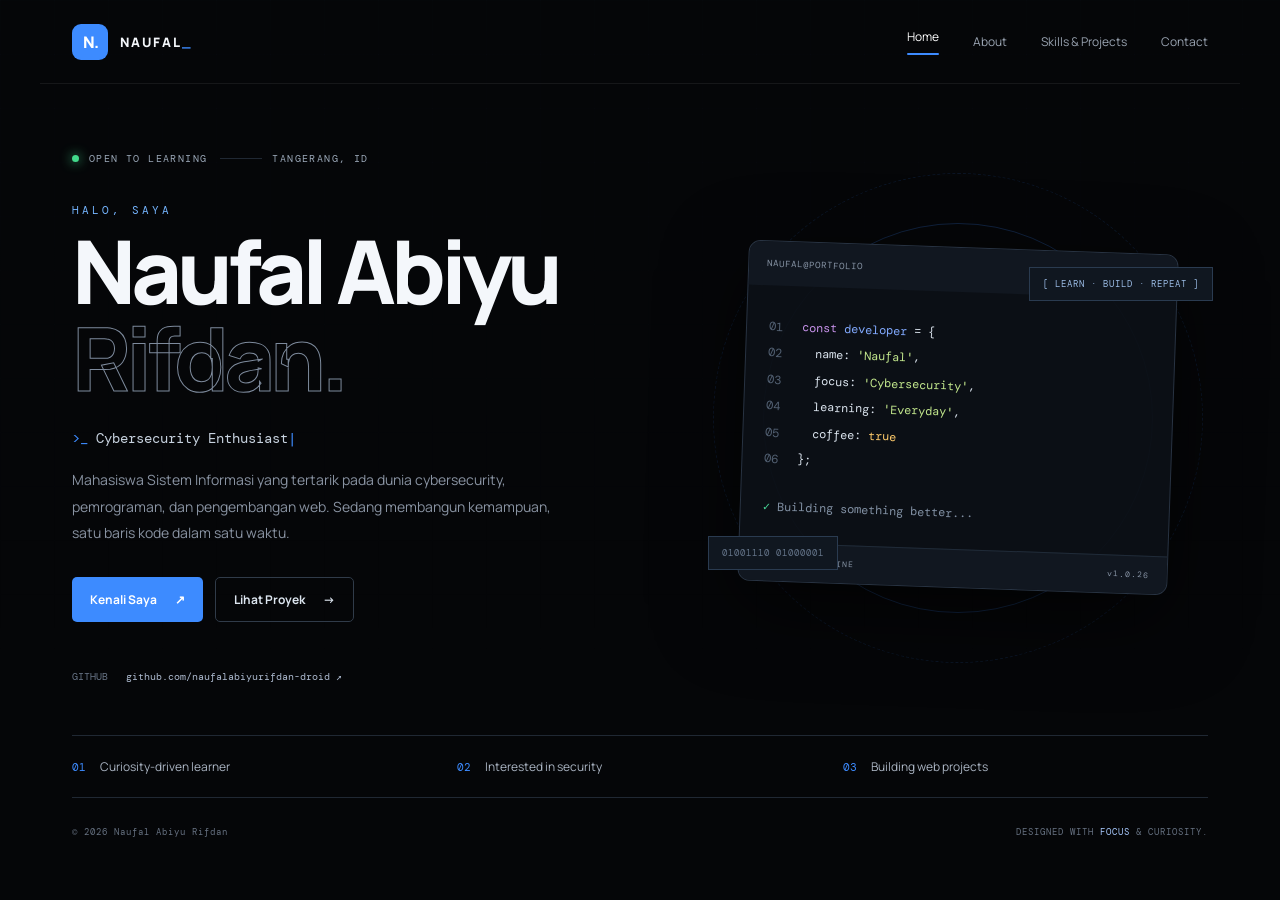
<file: index.html>
<!DOCTYPE html>
<html lang="id">
<head>
  <meta charset="UTF-8">
  <meta name="viewport" content="width=device-width, initial-scale=1.0">
  <meta name="description" content="Portofolio Naufal Abiyu Rifdan - mahasiswa Sistem Informasi dan cybersecurity enthusiast.">
  <title>Home | Naufal Abiyu Rifdan</title>
  <link rel="preconnect" href="https://fonts.googleapis.com">
  <link rel="preconnect" href="https://fonts.gstatic.com" crossorigin>
  <link href="https://fonts.googleapis.com/css2?family=DM+Mono:wght@400;500&family=Manrope:wght@400;500;600;700;800&display=swap" rel="stylesheet">
  <link rel="stylesheet" href="css/style.css">
</head>
<body>
  <div class="background-grid"></div>
  <header class="site-header">
    <a class="brand" href="index.html"><span class="brand-mark">N.</span><span>NAUFAL<span class="brand-dot">_</span></span></a>
    <button class="menu-toggle" aria-label="Buka navigasi" aria-expanded="false"><span></span><span></span></button>
    <nav class="nav">
      <a class="active" href="index.html">Home</a>
      <a href="about.html">About</a>
      <a href="skills-projects.html">Skills & Projects</a>
      <a href="contact.html">Contact</a>
    </nav>
  </header>

  <main class="page-shell">
    <section class="hero">
      <div class="hero-copy reveal">
        <div class="eyebrow"><span class="status-dot"></span> OPEN TO LEARNING <span class="eyebrow-line"></span> TANGERANG, ID</div>
        <p class="hello">HALO, SAYA</p>
        <h1>Naufal Abiyu<br><span class="outline-text">Rifdan.</span></h1>
        <div class="role-line"><span class="prompt-symbol">&gt;_</span> <span id="typing-text">Cybersecurity Enthusiast</span><span class="cursor">|</span></div>
        <p class="hero-description">Mahasiswa Sistem Informasi yang tertarik pada dunia cybersecurity, pemrograman, dan pengembangan web. Sedang membangun kemampuan, satu baris kode dalam satu waktu.</p>
        <div class="hero-actions">
          <a class="button button-primary" href="about.html">Kenali Saya <span>↗</span></a>
          <a class="button button-ghost" href="skills-projects.html">Lihat Proyek <span>→</span></a>
        </div>
        <div class="social-line"><span>GITHUB</span><a href="https://github.com/naufalabiyurifdan-droid/" target="_blank" rel="noopener">github.com/naufalabiyurifdan-droid ↗</a></div>
      </div>

      <div class="hero-visual reveal">
        <div class="orbit orbit-one"></div><div class="orbit orbit-two"></div>
        <div class="visual-card">
          <div class="card-top"><span>NAUFAL@PORTFOLIO</span><span class="window-dots">● ● ●</span></div>
          <div class="code-lines">
            <p><span class="code-muted">01</span> <span class="code-purple">const</span> <span class="code-blue">developer</span> = {</p>
            <p><span class="code-muted">02</span> &nbsp; name: <span class="code-green">'Naufal'</span>,</p>
            <p><span class="code-muted">03</span> &nbsp; focus: <span class="code-green">'Cybersecurity'</span>,</p>
            <p><span class="code-muted">04</span> &nbsp; learning: <span class="code-green">'Everyday'</span>,</p>
            <p><span class="code-muted">05</span> &nbsp; coffee: <span class="code-orange">true</span></p>
            <p><span class="code-muted">06</span> };</p>
            <p class="code-output"><span>✓</span> Building something better...</p>
          </div>
          <div class="card-bottom"><span><i></i> SYSTEM ONLINE</span><span>v1.0.26</span></div>
        </div>
        <div class="floating-tag tag-top">[ LEARN · BUILD · REPEAT ]</div>
        <div class="floating-tag tag-bottom">01001110 01000001</div>
      </div>
    </section>

    <section class="home-strip reveal">
      <div><span class="strip-number">01</span><span>Curiosity-driven learner</span></div>
      <div><span class="strip-number">02</span><span>Interested in security</span></div>
      <div><span class="strip-number">03</span><span>Building web projects</span></div>
    </section>
    <footer class="site-footer"><span>© 2026 Naufal Abiyu Rifdan</span><span>DESIGNED WITH <b>FOCUS</b> & CURIOSITY.</span></footer>
  </main>
</body>
</html>
</file>
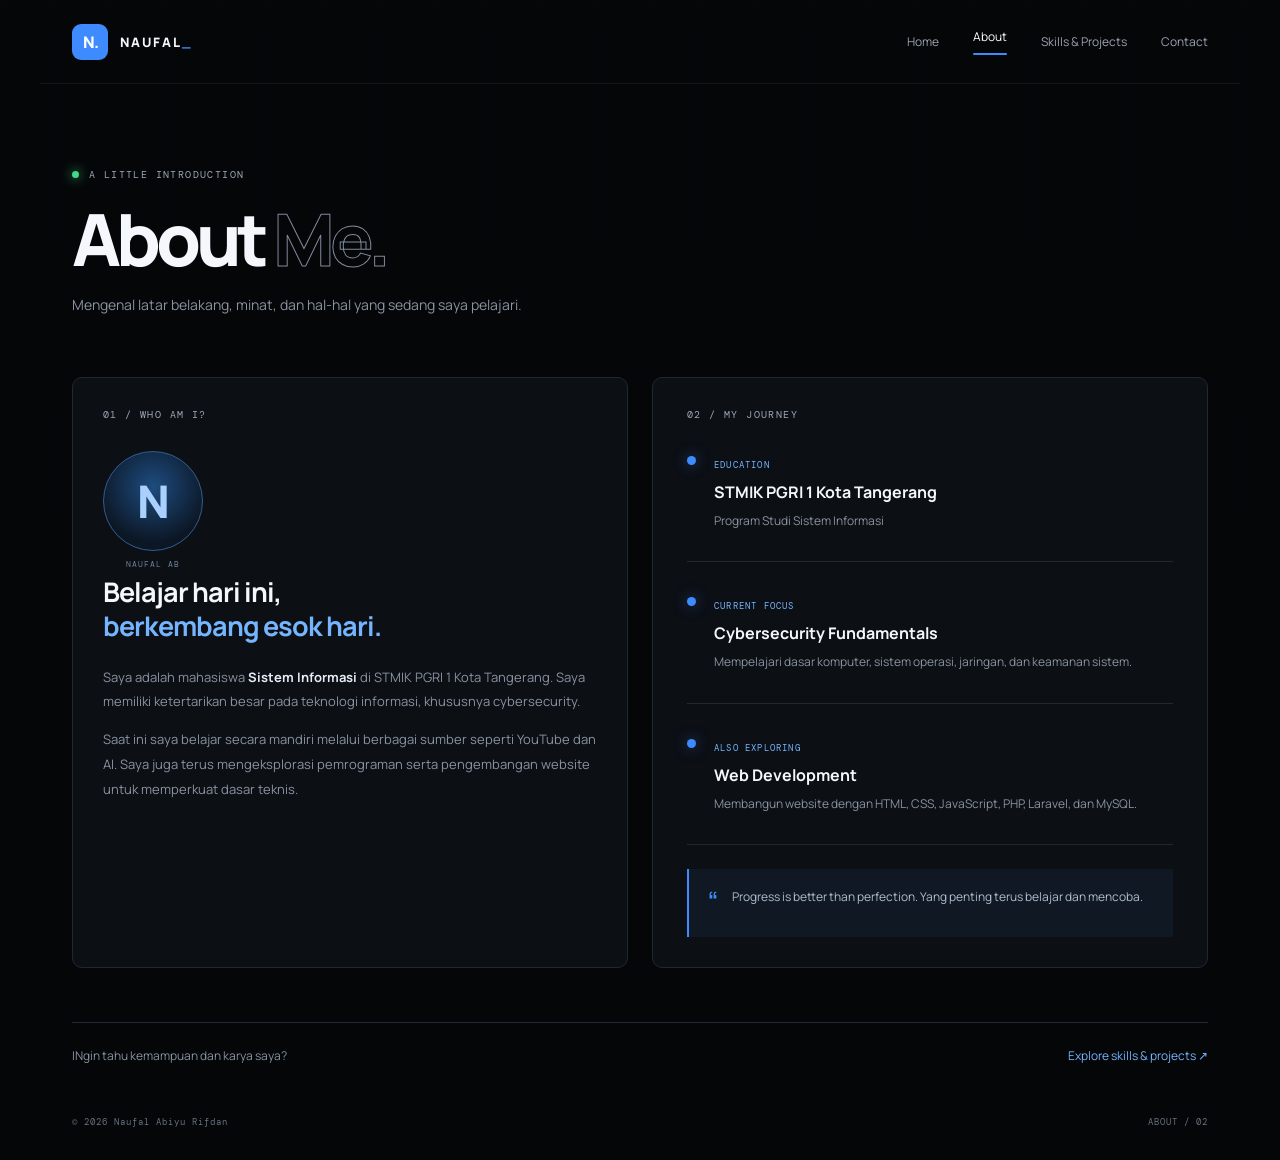
<file: about.html>
<!DOCTYPE html>
<html lang="id">
<head>
  <meta charset="UTF-8"><meta name="viewport" content="width=device-width, initial-scale=1.0">
  <meta name="description" content="Tentang Naufal Abiyu Rifdan.">
  <title>About | Naufal Abiyu Rifdan</title>
  <link rel="preconnect" href="https://fonts.googleapis.com"><link rel="preconnect" href="https://fonts.gstatic.com" crossorigin>
  <link href="https://fonts.googleapis.com/css2?family=DM+Mono:wght@400;500&family=Manrope:wght@400;500;600;700;800&display=swap" rel="stylesheet">
  <link rel="stylesheet" href="css/style.css">
</head>
<body>
  <div class="background-grid"></div>
  <header class="site-header">
    <a class="brand" href="index.html"><span class="brand-mark">N.</span><span>NAUFAL<span class="brand-dot">_</span></span></a>
    <button class="menu-toggle" aria-label="Buka navigasi" aria-expanded="false"><span></span><span></span></button>
    <nav class="nav"><a href="index.html">Home</a><a class="active" href="about.html">About</a><a href="skills-projects.html">Skills & Projects</a><a href="contact.html">Contact</a></nav>
  </header>
  <main class="page-shell inner-page">
    <section class="page-heading reveal"><p class="eyebrow"><span class="status-dot"></span> A LITTLE INTRODUCTION</p><h1>About <span class="outline-text">Me.</span></h1><p class="section-lead">Mengenal latar belakang, minat, dan hal-hal yang sedang saya pelajari.</p></section>
    <section class="about-layout">
      <div class="about-panel reveal">
        <div class="panel-label">01 / WHO AM I?</div>
        <div class="avatar-placeholder"><span>N</span><small>NAUFAL AB</small></div>
        <h2>Belajar hari ini,<br><span class="blue-text">berkembang esok hari.</span></h2>
        <p>Saya adalah mahasiswa <strong>Sistem Informasi</strong> di STMIK PGRI 1 Kota Tangerang. Saya memiliki ketertarikan besar pada teknologi informasi, khususnya cybersecurity.</p>
        <p>Saat ini saya belajar secara mandiri melalui berbagai sumber seperti YouTube dan AI. Saya juga terus mengeksplorasi pemrograman serta pengembangan website untuk memperkuat dasar teknis.</p>
      </div>
      <div class="timeline-panel reveal">
        <div class="panel-label">02 / MY JOURNEY</div>
        <div class="timeline-item"><span class="timeline-point"></span><div><small>EDUCATION</small><h3>STMIK PGRI 1 Kota Tangerang</h3><p>Program Studi Sistem Informasi</p></div></div>
        <div class="timeline-item"><span class="timeline-point"></span><div><small>CURRENT FOCUS</small><h3>Cybersecurity Fundamentals</h3><p>Mempelajari dasar komputer, sistem operasi, jaringan, dan keamanan sistem.</p></div></div>
        <div class="timeline-item"><span class="timeline-point"></span><div><small>ALSO EXPLORING</small><h3>Web Development</h3><p>Membangun website dengan HTML, CSS, JavaScript, PHP, Laravel, dan MySQL.</p></div></div>
        <div class="quote-card"><span>“</span><p>Progress is better than perfection. Yang penting terus belajar dan mencoba.</p></div>
      </div>
    </section>
    <div class="page-bottom-link"><span>INgin tahu kemampuan dan karya saya?</span><a href="skills-projects.html">Explore skills & projects ↗</a></div>
    <footer class="site-footer"><span>© 2026 Naufal Abiyu Rifdan</span><span>ABOUT / 02</span></footer>
  </main>
</body>
</html>
</file>
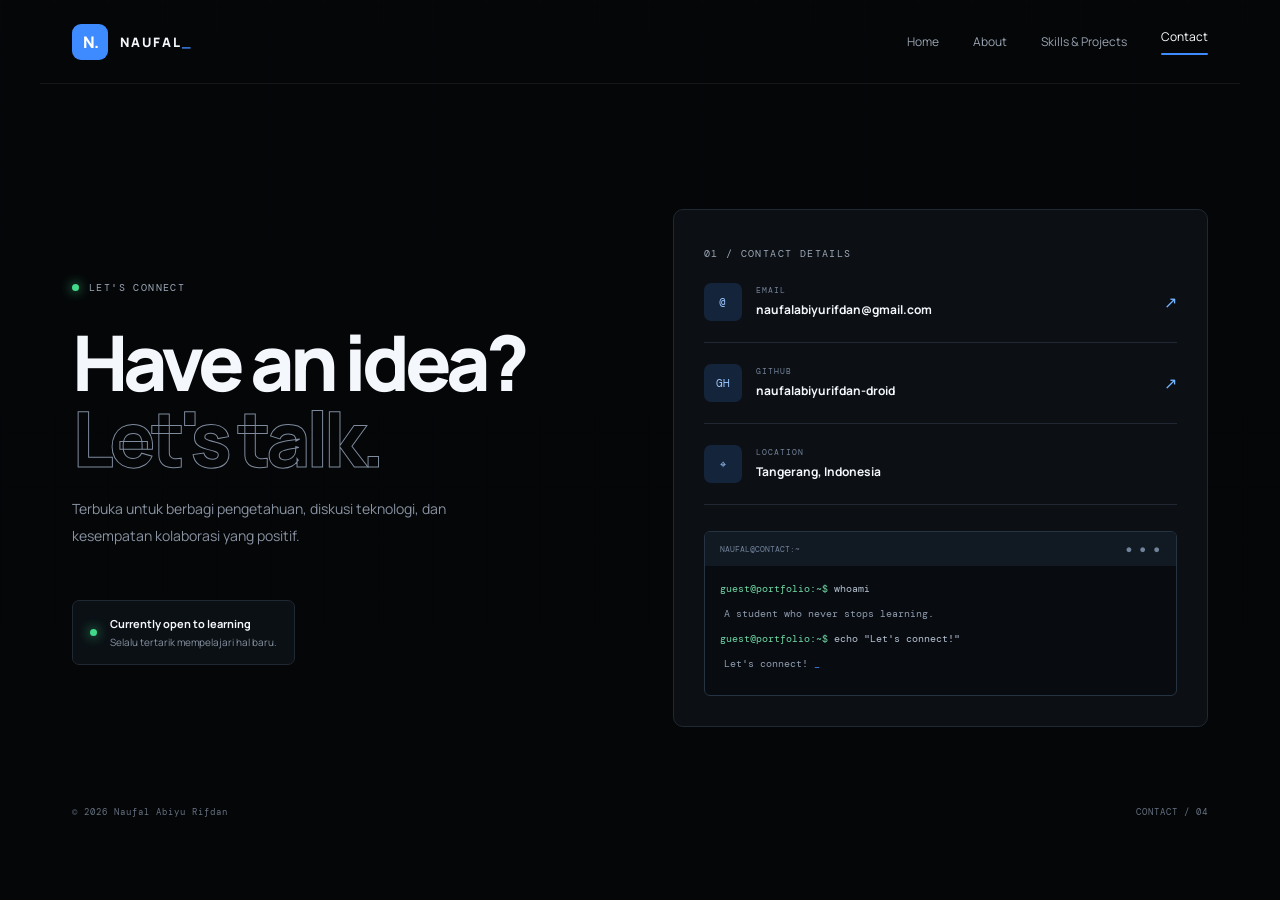
<file: contact.html>
<!DOCTYPE html>
<html lang="id">
<head>
  <meta charset="UTF-8"><meta name="viewport" content="width=device-width, initial-scale=1.0">
  <meta name="description" content="Hubungi Naufal Abiyu Rifdan.">
  <title>Contact | Naufal Abiyu Rifdan</title>
  <link rel="preconnect" href="https://fonts.googleapis.com"><link rel="preconnect" href="https://fonts.gstatic.com" crossorigin>
  <link href="https://fonts.googleapis.com/css2?family=DM+Mono:wght@400;500&family=Manrope:wght@400;500;600;700;800&display=swap" rel="stylesheet">
  <link rel="stylesheet" href="css/style.css">
</head>
<body>
  <div class="background-grid"></div>
  <header class="site-header">
    <a class="brand" href="index.html"><span class="brand-mark">N.</span><span>NAUFAL<span class="brand-dot">_</span></span></a>
    <button class="menu-toggle" aria-label="Buka navigasi" aria-expanded="false"><span></span><span></span></button>
    <nav class="nav"><a href="index.html">Home</a><a href="about.html">About</a><a href="skills-projects.html">Skills & Projects</a><a class="active" href="contact.html">Contact</a></nav>
  </header>
  <main class="page-shell inner-page">
    <section class="contact-layout">
      <div class="contact-copy reveal"><p class="eyebrow"><span class="status-dot"></span> LET'S CONNECT</p><h1>Have an idea?<br><span class="outline-text">Let's talk.</span></h1><p class="section-lead">Terbuka untuk berbagi pengetahuan, diskusi teknologi, dan kesempatan kolaborasi yang positif.</p>
        <div class="contact-status"><span class="status-dot"></span><div><strong>Currently open to learning</strong><small>Selalu tertarik mempelajari hal baru.</small></div></div>
      </div>
      <div class="contact-panel reveal">
        <span class="panel-label">01 / CONTACT DETAILS</span>
        <a class="contact-method" href="mailto:naufalabiyurifdan@gmail.com"><span class="contact-icon">@</span><span><small>EMAIL</small><strong>naufalabiyurifdan@gmail.com</strong></span><b>↗</b></a>
        <a class="contact-method" href="https://github.com/naufalabiyurifdan-droid/" target="_blank" rel="noopener"><span class="contact-icon">GH</span><span><small>GITHUB</small><strong>naufalabiyurifdan-droid</strong></span><b>↗</b></a>
        <div class="contact-method static-method"><span class="contact-icon">⌖</span><span><small>LOCATION</small><strong>Tangerang, Indonesia</strong></span></div>
        <div class="terminal-box">
          <div class="terminal-head"><span>NAUFAL@CONTACT:~</span><span>● ● ●</span></div>
          <p><span class="terminal-green">guest@portfolio:~$</span> whoami</p><p class="terminal-output">A student who never stops learning.</p>
          <p><span class="terminal-green">guest@portfolio:~$</span> echo "Let's connect!"</p><p class="terminal-output">Let's connect! <span class="cursor">_</span></p>
        </div>
      </div>
    </section>
    <footer class="site-footer"><span>© 2026 Naufal Abiyu Rifdan</span><span>CONTACT / 04</span></footer>
  </main>
</body>
</html>
</file>
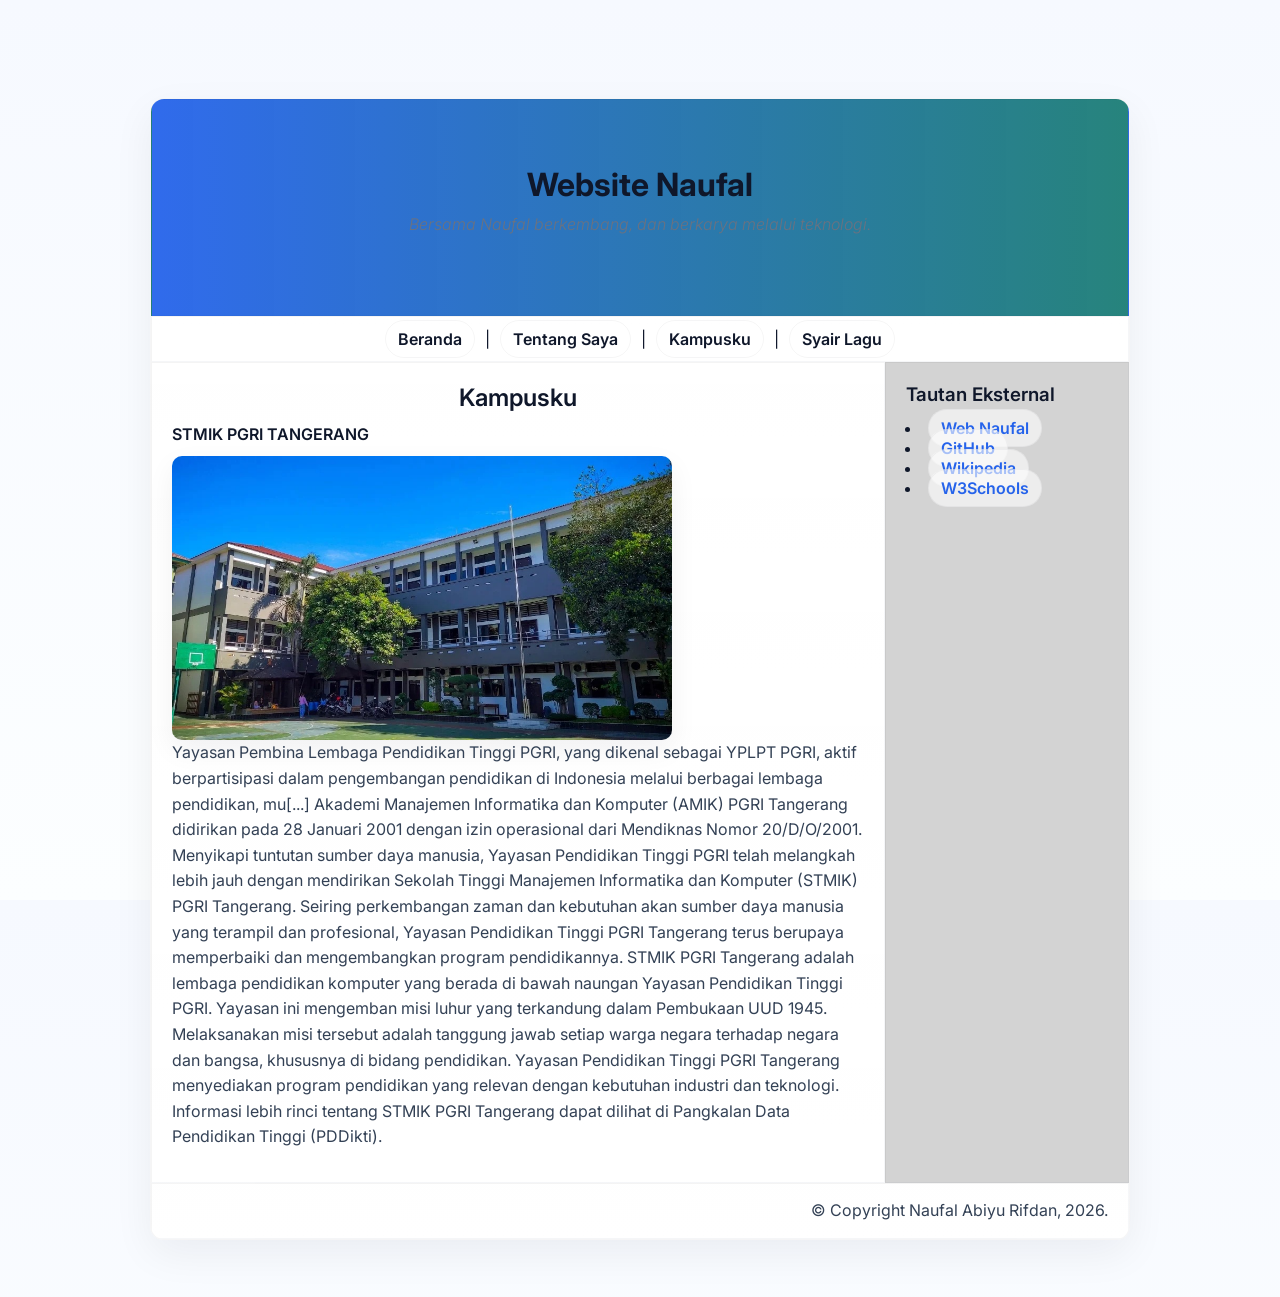
<file: kampusku.html>
<!DOCTYPE html>
<html lang="id">

<head>
    <meta charset="utf-8">
    <meta name="viewport" content="width=device-width,initial-scale=1">
    <title>Kampusku</title>
    <link rel="icon" type="image/x-icon" href="favicon.ico">
    <style>
        @import url('https://fonts.googleapis.com/css2?family=Inter:wght@300;400;600;700&display=swap');

        :root{
            --bg: linear-gradient(180deg,#f6f9ff 0%, #fcfeff 100%);
            --surface: #ffffff;
            --text: #0f172a;
            --muted: #6b7280;
            --accent: #2563eb;
            --radius: 14px;
            --card-shadow: 0 14px 40px rgba(12,18,31,0.06);
            --card-shadow-hover: 0 22px 56px rgba(12,18,31,0.09);
            --container-w: 980px;
        }

        *{box-sizing:border-box;}
        html,body{height:100%;margin:0;}
        body{
            font-family:'Inter', system-ui, -apple-system, "Segoe UI", Roboto, Arial;
            background:var(--bg);
            color:var(--text);
            padding:40px 18px;
            -webkit-font-smoothing:antialiased;
        }

        table{
            width:100% !important;
            max-width:var(--container-w);
            margin:0 auto;
            border-collapse:separate;
            border-spacing:0;
            background:linear-gradient(180deg, rgba(255,255,255,0.96), var(--surface));
            border-radius:var(--radius);
            box-shadow:var(--card-shadow);
            overflow:hidden;
            border:1px solid rgba(12,18,31,0.04);
        }

        td{padding:20px !important; vertical-align:top;}

        td[align="center"] h1{margin:0; font-size:clamp(1.4rem,3.5vw,2rem); font-weight:700; color:var(--text);} 
        td[align="center"] em{display:block; color:var(--muted); font-weight:300; margin-top:8px;}

        td[bgcolor="teal"]{
            background: linear-gradient(90deg, rgba(37,99,235,0.95), rgba(15,118,110,0.9));
            color:#fff;
            text-align:center;
            padding:28px 20px !important;
        }

        td[bgcolor="lightgreen"]{background:transparent; text-align:center; padding:12px 20px !important;}

        table a{
            color:var(--text);
            text-decoration:none;
            padding:8px 12px;
            border-radius:999px;
            border:1px solid rgba(12,18,31,0.04);
            background:rgba(255,255,255,0.6);
            transition:transform 180ms ease, box-shadow 180ms ease, color 180ms ease;
            font-weight:600;
            margin:0 6px;
        }
        table a:hover{transform:translateY(-4px); box-shadow:var(--card-shadow-hover); color:var(--accent);}

        h2,h3,h4{margin:0 0 12px 0; color:var(--text); font-weight:600;}
        p{margin:0 0 12px; color:#334155; line-height:1.6;}

        img{max-width:100%; height:auto; border-radius:10px; display:block; box-shadow:0 10px 28px rgba(12,18,31,0.06); transition:transform 220ms ease;}
        img:hover{transform:translateY(-6px);}

        ul{margin:0; padding-left:1rem;}
        td[width="25%"] ul li a{color:var(--accent); text-decoration:none; font-weight:600; transition:transform 160ms ease;}
        td[width="25%"] ul li a:hover{transform:translateY(-3px);}

        td[bgcolor="black"]{background:transparent; color:var(--muted); padding:14px 20px !important;}
        td[bgcolor="black"] p{margin:0;}

        @media (max-width:820px){
            td{display:block; width:100%;}
            td[width="75%"], td[width="25%"]{width:100% !important;}
        }
    </style>
</head>

<br>

<body bgcolor="lightblue" background="images/background.svg">
    <p>&nbsp;</p>

    <table border="1" width="800px" cellpadding="12px" align="center" bgcolor="white">
        <tr>
            <td colspan="2" align="center" bgcolor="teal" background="images/jaring-teal.svg">
                <font color="white">
                <p>&nbsp;</p>
                <h1>Website Naufal</h1>
                <p><em>Bersama Naufal berkembang, dan berkarya melalui teknologi.</em></p>
                <p>&nbsp;</p>
                </font>
            </td>
        </tr>

        <tr>
            <td colspan="2" bgcolor="lightgreen" align="left">
                <a href="./">Beranda</a> |
                <a href="tentangsaya.html">Tentang Saya</a> |
                <a href="kampusku.html">Kampusku</a> |
                <a href="syair-lagu.html">Syair Lagu</a>
            </td>
        </tr>

        <tr>
            <td width="75%" valign="top">
               <h2 align="center">Kampusku</h2>
               <h4 align="left">STMIK PGRI TANGERANG</h4>
                <img src="images/kampusku.jpg" width="500px" alt="Kampusku">

        <p>
            Yayasan Pembina Lembaga Pendidikan Tinggi PGRI, yang dikenal sebagai YPLPT PGRI, aktif berpartisipasi dalam pengembangan pendidikan di Indonesia melalui berbagai lembaga pendidikan, mu[...] 
            Akademi Manajemen Informatika dan Komputer (AMIK) PGRI Tangerang didirikan pada 28 Januari 2001 dengan izin operasional dari Mendiknas Nomor 20/D/O/2001.

            Menyikapi tuntutan sumber daya manusia, Yayasan Pendidikan Tinggi PGRI telah melangkah lebih jauh dengan mendirikan Sekolah Tinggi Manajemen Informatika dan Komputer (STMIK) PGRI Tangerang.

            Seiring perkembangan zaman dan kebutuhan akan sumber daya manusia yang terampil dan profesional, Yayasan Pendidikan Tinggi PGRI Tangerang terus berupaya memperbaiki dan mengembangkan program pendidikannya.

            STMIK PGRI Tangerang adalah lembaga pendidikan komputer yang berada di bawah naungan Yayasan Pendidikan Tinggi PGRI. Yayasan ini mengemban misi luhur yang terkandung dalam Pembukaan UUD 1945.

            Melaksanakan misi tersebut adalah tanggung jawab setiap warga negara terhadap negara dan bangsa, khususnya di bidang pendidikan. Yayasan Pendidikan Tinggi PGRI Tangerang menyediakan program pendidikan yang relevan dengan kebutuhan industri dan teknologi.

            Informasi lebih rinci tentang STMIK PGRI Tangerang dapat dilihat di Pangkalan Data Pendidikan Tinggi (PDDikti).
        </p>

            <td width="25%" bgcolor="lightgrey" valign="top">
                <h3>Tautan Eksternal</h3>
                <ul>
                    <li><a href="https://naufalabiyurifdan-droid.github.io/">Web Naufal</a></li>
                    <li><a href="https://github.com/">GitHub</a></li>
                    <li><a href="https://id.wikipedia.org/">Wikipedia</a></li>
                    <li><a href="https://www.w3schools.com/">W3Schools</a></li>
                </ul>
            </td>
        </tr>

        <tr>
            <td colspan="2" bgcolor="black">
                <font color="white">
                    <p align="right">© Copyright Naufal Abiyu Rifdan, 2026.</p>
                </font>
            </td>
        </tr>

    </table>
    <p>&nbsp;</p>

</body>
<br>
</html>
</file>
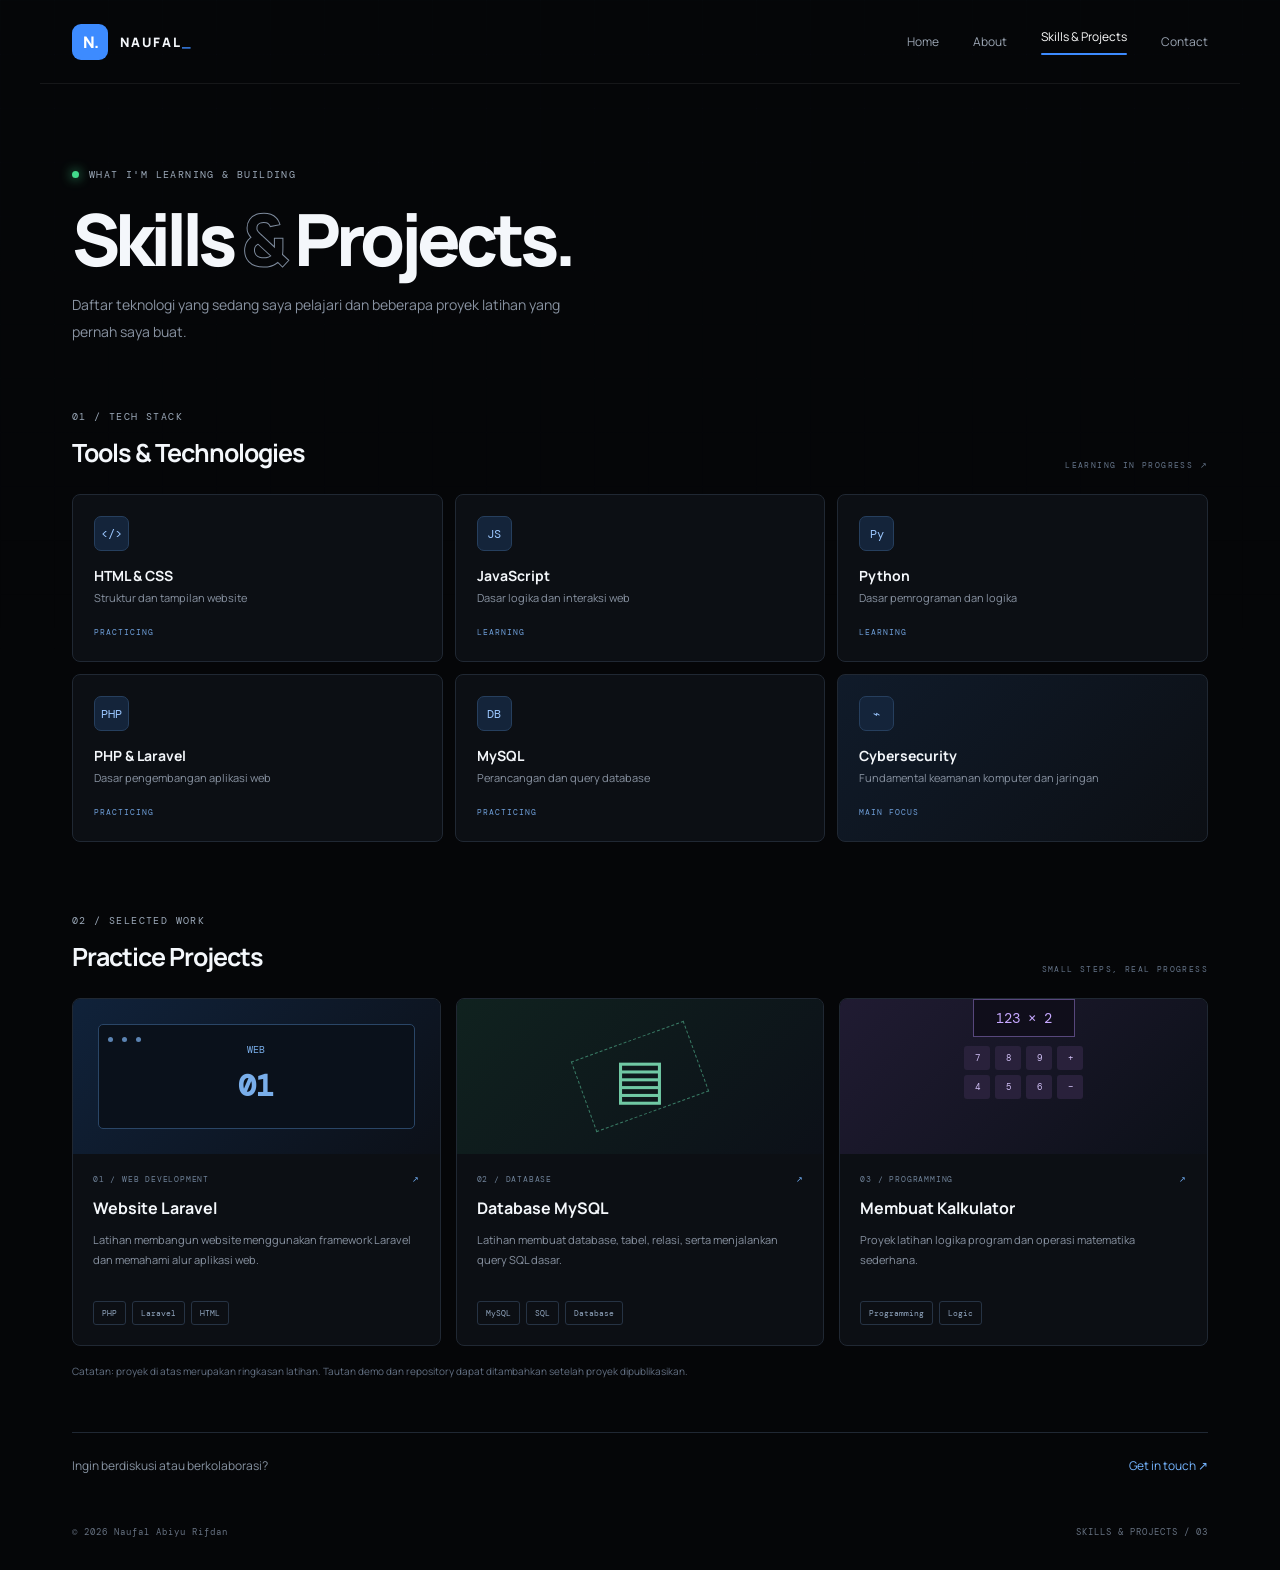
<file: skills-projects.html>
<!DOCTYPE html>
<html lang="id">

<head>
  <meta charset="UTF-8"><meta name="viewport" content="width=device-width, initial-scale=1.0">
  <meta name="description" content="Skills dan proyek Naufal Abiyu Rifdan.">
  <title>Skills & Projects | Naufal Abiyu Rifdan</title>
  <link rel="preconnect" href="https://fonts.googleapis.com"><link rel="preconnect" href="https://fonts.gstatic.com" crossorigin>
  <link href="https://fonts.googleapis.com/css2?family=DM+Mono:wght@400;500&family=Manrope:wght@400;500;600;700;800&display=swap" rel="stylesheet">
  <link rel="stylesheet" href="css/style.css">
</head>
<body>
  <div class="background-grid"></div>
  <header class="site-header">
    <a class="brand" href="index.html"><span class="brand-mark">N.</span><span>NAUFAL<span class="brand-dot">_</span></span></a>
    <button class="menu-toggle" aria-label="Buka navigasi" aria-expanded="false"><span></span><span></span></button>
    <nav class="nav"><a href="index.html">Home</a><a href="about.html">About</a><a class="active" href="skills-projects.html">Skills & Projects</a><a href="contact.html">Contact</a></nav>
  </header>
  <main class="page-shell inner-page">
    <section class="page-heading reveal"><p class="eyebrow"><span class="status-dot"></span> WHAT I'M LEARNING & BUILDING</p><h1>Skills <span class="outline-text">&</span> Projects.</h1><p class="section-lead">Daftar teknologi yang sedang saya pelajari dan beberapa proyek latihan yang pernah saya buat.</p></section>
    <section class="skills-section reveal">
      <div class="section-topline"><div><span class="panel-label">01 / TECH STACK</span><h2>Tools & Technologies</h2></div><span class="small-note">LEARNING IN PROGRESS ↗</span></div>
      <div class="skill-grid">
        <div class="skill-card"><span class="skill-icon">&lt;/&gt;</span><h3>HTML & CSS</h3><p>Struktur dan tampilan website</p><span class="skill-status">PRACTICING</span></div>
        <div class="skill-card"><span class="skill-icon">JS</span><h3>JavaScript</h3><p>Dasar logika dan interaksi web</p><span class="skill-status">LEARNING</span></div>
        <div class="skill-card"><span class="skill-icon">Py</span><h3>Python</h3><p>Dasar pemrograman dan logika</p><span class="skill-status">LEARNING</span></div>
        <div class="skill-card"><span class="skill-icon">PHP</span><h3>PHP & Laravel</h3><p>Dasar pengembangan aplikasi web</p><span class="skill-status">PRACTICING</span></div>
        <div class="skill-card"><span class="skill-icon">DB</span><h3>MySQL</h3><p>Perancangan dan query database</p><span class="skill-status">PRACTICING</span></div>
        <div class="skill-card focus-card"><span class="skill-icon">⌁</span><h3>Cybersecurity</h3><p>Fundamental keamanan komputer dan jaringan</p><span class="skill-status">MAIN FOCUS</span></div>
      </div>
    </section>
    <section class="projects-section reveal">
      <div class="section-topline"><div><span class="panel-label">02 / SELECTED WORK</span><h2>Practice Projects</h2></div><span class="small-note">SMALL STEPS, REAL PROGRESS</span></div>
      <div class="project-grid">
        <article class="project-card"><div class="project-visual visual-web"><span class="mock-browser"><i></i><i></i><i></i></span><span class="mock-window">WEB<br><b>01</b></span></div><div class="project-info"><div class="project-meta"><span>01 / WEB DEVELOPMENT</span><span>↗</span></div><h3>Website Laravel</h3><p>Latihan membangun website menggunakan framework Laravel dan memahami alur aplikasi web.</p><div class="tag-list"><span>PHP</span><span>Laravel</span><span>HTML</span></div></div></article>
        <article class="project-card"><div class="project-visual visual-db"><span class="database-shape">▤</span><span class="db-lines"></span></div><div class="project-info"><div class="project-meta"><span>02 / DATABASE</span><span>↗</span></div><h3>Database MySQL</h3><p>Latihan membuat database, tabel, relasi, serta menjalankan query SQL dasar.</p><div class="tag-list"><span>MySQL</span><span>SQL</span><span>Database</span></div></div></article>
        <article class="project-card"><div class="project-visual visual-calc"><div class="calc-screen">123 × 2</div><div class="calc-keys"><i>7</i><i>8</i><i>9</i><i>+</i><i>4</i><i>5</i><i>6</i><i>−</i></div></div><div class="project-info"><div class="project-meta"><span>03 / PROGRAMMING</span><span>↗</span></div><h3>Membuat Kalkulator</h3><p>Proyek latihan logika program dan operasi matematika sederhana.</p><div class="tag-list"><span>Programming</span><span>Logic</span></div></div></article>
      </div>
      <p class="project-disclaimer">Catatan: proyek di atas merupakan ringkasan latihan. Tautan demo dan repository dapat ditambahkan setelah proyek dipublikasikan.</p>
    </section>
    <div class="page-bottom-link"><span>Ingin berdiskusi atau berkolaborasi?</span><a href="contact.html">Get in touch ↗</a></div>
    <footer class="site-footer"><span>© 2026 Naufal Abiyu Rifdan</span><span>SKILLS & PROJECTS / 03</span></footer>
  </main>
</body>
</html>
</file>
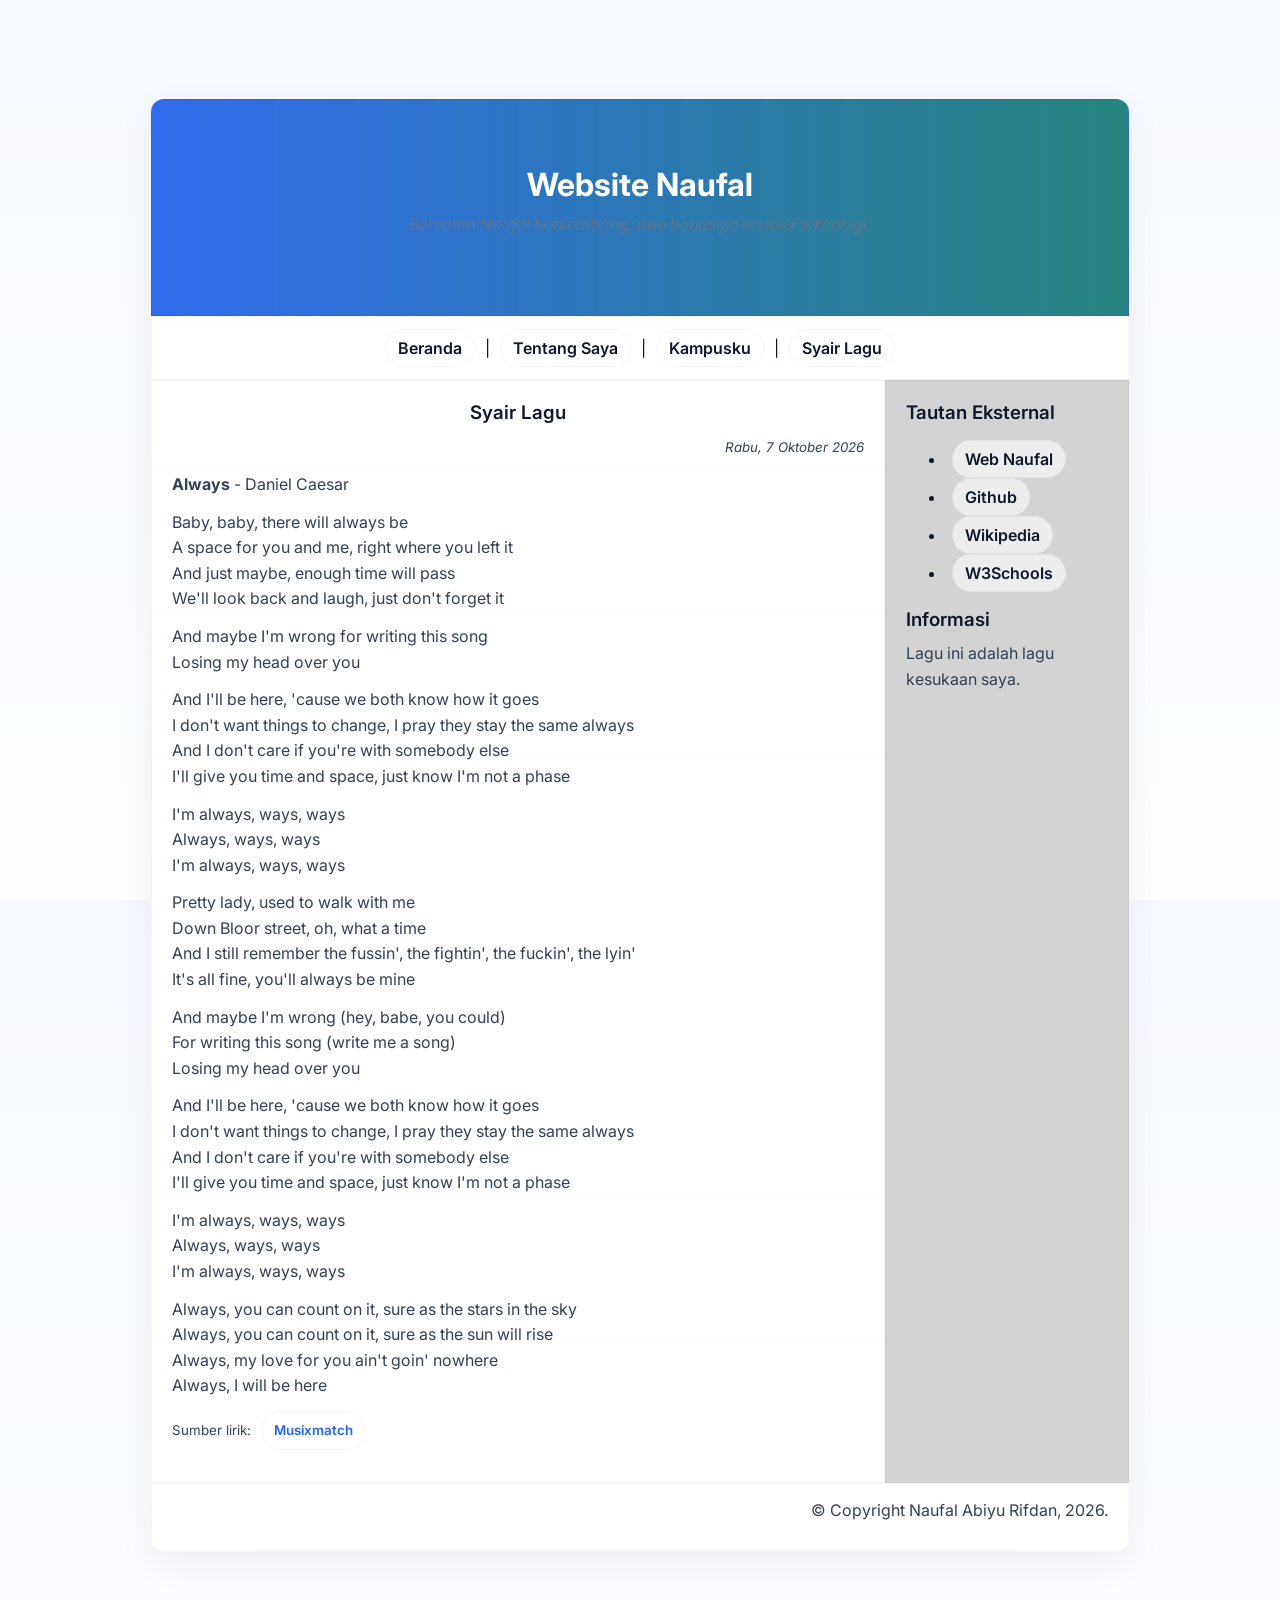
<file: syair-lagu.html>
<!DOCTYPE html>
<html lang="id">

<head>
    <meta charset="utf-8">
    <meta name="viewport" content="width=device-width,initial-scale=1">
    <title>Syair Lagu</title>
    <link rel="icon" type="image/x-icon" href="favicon.ico">
    <style>
        @import url('https://fonts.googleapis.com/css2?family=Inter:wght@300;400;600;700&display=swap');

        :root{
            --bg: linear-gradient(180deg,#f6f9ff 0%, #fcfeff 100%);
            --surface:#fff;
            --text:#0f172a;
            --muted:#6b7280;
            --accent:#2563eb;
            --radius:14px;
            --shadow:0 12px 36px rgba(12,18,31,0.06);
            --shadow-2:0 22px 56px rgba(12,18,31,0.09);
            --container:980px;
        }

        *{box-sizing:border-box;}
        html,body{height:100%; margin:0;}
        body{
            font-family:'Inter', system-ui, -apple-system, "Segoe UI", Roboto, Arial;
            background:var(--bg);
            color:var(--text);
            padding:40px 18px;
            -webkit-font-smoothing:antialiased;
        }

        table{
            width:100% !important;
            max-width:var(--container);
            margin:0 auto;
            border-collapse:separate;
            border-spacing:0;
            background:linear-gradient(180deg, rgba(255,255,255,0.96), var(--surface));
            border-radius:var(--radius);
            box-shadow:var(--shadow);
            overflow:hidden;
            border:1px solid rgba(12,18,31,0.04);
        }

        td{padding:20px !important; vertical-align:top;}
        td[align="center"] h1{margin:0; font-size:clamp(1.4rem,3.5vw,2rem); font-weight:700;}
        td[align="center"] em{display:block; color:var(--muted); margin-top:8px; font-weight:300;}

        td[bgcolor="teal"]{background: linear-gradient(90deg, rgba(37,99,235,0.95), rgba(15,118,110,0.9)); color:#fff; text-align:center; padding:28px 20px !important;}
        td[bgcolor="lightgreen"]{background:transparent; text-align:center; padding:12px 20px !important;}

        a{color:var(--text); text-decoration:none; padding:8px 12px; border-radius:999px; border:1px solid rgba(12,18,31,0.04); background:rgba(255,255,255,0.6); font-weight:600; margin:0 6px; display:inline-block;}
        a:hover{transform:translateY(-4px); box-shadow:var(--shadow-2); color:var(--accent); transition:all 180ms ease;}

        h3{margin:0 0 10px 0; font-weight:600;}
        p{margin:0 0 12px; color:#334155; line-height:1.6;}
        small a{color:var(--accent); text-decoration:none;}

        img{max-width:100%; height:auto; border-radius:10px; box-shadow:0 10px 28px rgba(12,18,31,0.06); display:block; margin:12px 0;}
        img:hover{transform:translateY(-6px);}

        td[bgcolor="black"]{background:transparent; color:var(--muted); padding:14px 20px !important;}

        @media (max-width:820px){
            td{display:block; width:100%;}
        }
    </style>
</head>
<br>
<body bgcolor="lightblue">
    <p>&nbsp;</p>

    <table border="1" width="800px" cellpadding="12px" align="center" bgcolor="white">

        <tr>
            <td colspan="2" align="center" bgcolor="teal">
                <font color="white">
                    <p>&nbsp;</p>
                    <h1>Website Naufal</h1>
                    <p><em>Bersama Naufal berkembang, dan berkarya melalui teknologi.</em></p>
                    <p>&nbsp;</p>
                </font>
            </td>
        </tr>

        <tr>
            <td colspan="2" bgcolor="lightgreen">
                <a href="./">Beranda</a> |
                <a href="tentangsaya.html">Tentang Saya</a> |
                <a href="kampusku.html">Kampusku</a> |
                <a href="syair-lagu.html">Syair Lagu</a>
            </td>
        </tr>

        <tr>
            <td width="75%" valign="top">
                <h3 align="center">Syair Lagu</h3>

                <p align="right">
                    <small><em>Rabu, 7 Oktober 2026</em></small>
                </p>

                <p>
                    <strong>Always</strong> - Daniel Caesar
                </p>

                <p>
                    Baby, baby, there will always be<br>
                    A space for you and me, right where you left it<br>
                    And just maybe, enough time will pass<br>
                    We'll look back and laugh, just don't forget it
                </p>

                <p>
                    And maybe I'm wrong for writing this song<br>
                    Losing my head over you
                </p>

                <p>
                    And I'll be here, 'cause we both know how it goes<br>
                    I don't want things to change, I pray they stay the same always<br>
                    And I don't care if you're with somebody else<br>
                    I'll give you time and space, just know I'm not a phase
                </p>

                <p>
                    I'm always, ways, ways<br>
                    Always, ways, ways<br>
                    I'm always, ways, ways
                </p>

                <p>
                    Pretty lady, used to walk with me<br>
                    Down Bloor street, oh, what a time<br>
                    And I still remember the fussin', the fightin', the fuckin', the lyin'<br>
                    It's all fine, you'll always be mine
                </p>

                <p>
                    And maybe I'm wrong (hey, babe, you could)<br>
                    For writing this song (write me a song)<br>
                    Losing my head over you
                </p>

                <p>
                    And I'll be here, 'cause we both know how it goes<br>
                    I don't want things to change, I pray they stay the same always<br>
                    And I don't care if you're with somebody else<br>
                    I'll give you time and space, just know I'm not a phase
                </p>

                <p>
                    I'm always, ways, ways<br>
                    Always, ways, ways<br>
                    I'm always, ways, ways
                </p>

                <p>
                    Always, you can count on it, sure as the stars in the sky<br>
                    Always, you can count on it, sure as the sun will rise<br>
                    Always, my love for you ain't goin' nowhere<br>
                    Always, I will be here
                </p>

                <p>
                    <small>
                        Sumber lirik:
                        <a href="https://www.musixmatch.com/" target="_blank">Musixmatch</a>
                    </small>
                </p>

            </td>

            <td width="25%" bgcolor="lightgrey" valign="top">
                <h3>Tautan Eksternal</h3>
                <ul>
                    <li><a href="https://github.com/naufalabiyurifdan-droid" target="_blank">Web Naufal</a></li>
                    <li><a href="https://github.com/" target="_blank">Github</a></li>
                    <li><a href="https://id.wikipedia.org/" target="_blank">Wikipedia</a></li>
                    <li><a href="https://www.w3schools.com/" target="_blank">W3Schools</a></li>
                </ul>
                <h3>Informasi</h3>
                <p>Lagu ini adalah lagu kesukaan saya.</p>
            </td>
        </tr>

        <tr>
            <td colspan="2" bgcolor="black">
                <font color="white">
                    <p align="right">© Copyright Naufal Abiyu Rifdan, 2026.</p>
                </font>
            </td>
        </tr>
    </table>
    <p>&nbsp;</p>
</body>
<br>
</html>
</file>
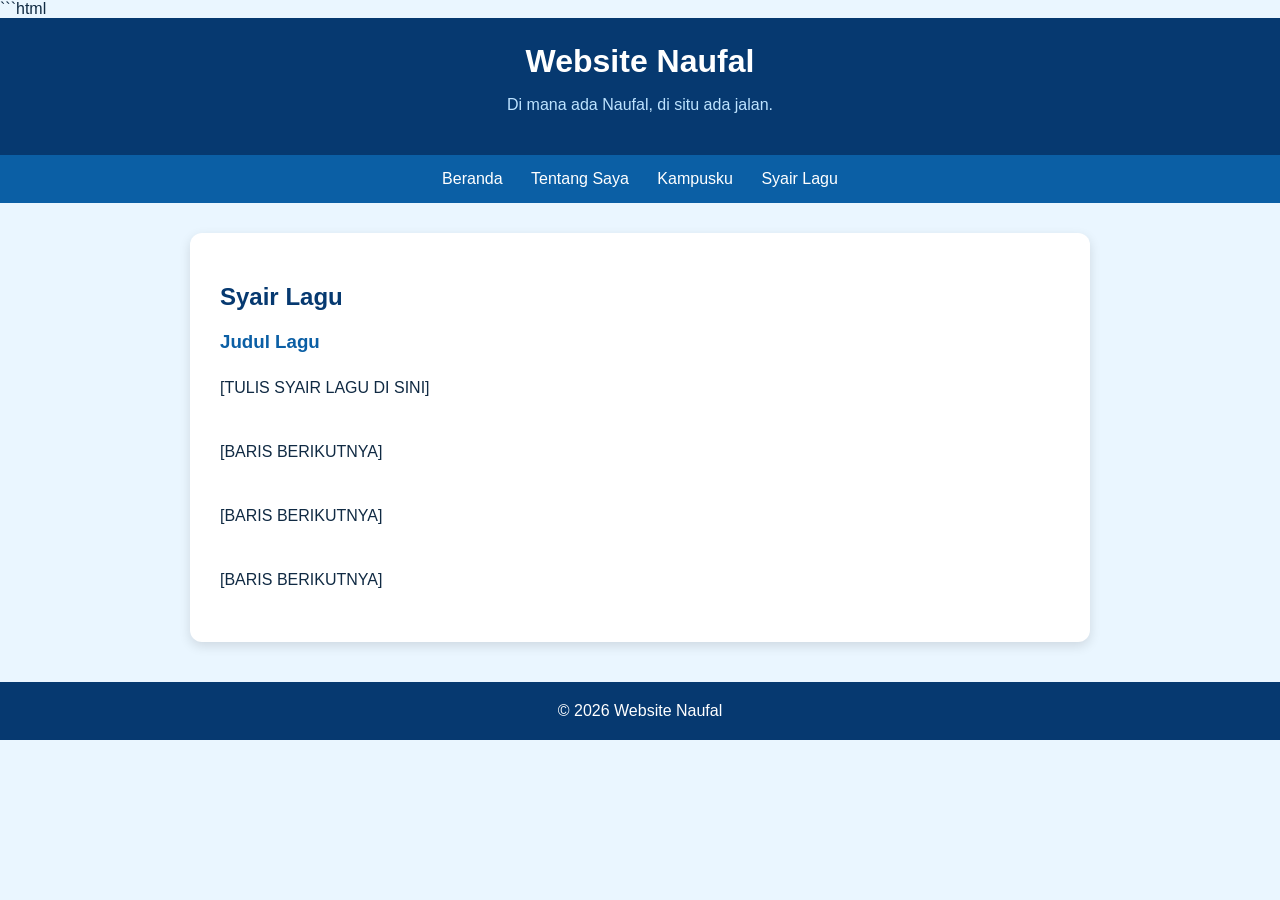
<file: syair.html>
```html
<!DOCTYPE html>
<html lang="id">
<head>
    <meta charset="UTF-8">
    <meta name="viewport" content="width=device-width, initial-scale=1.0">
    <title>Syair Lagu - Naufal</title>
</head>

<body style="margin:0; font-family:Arial, sans-serif; background:#eaf6ff; color:#102a43;">

    <header style="background:#063970; color:white; padding:25px; text-align:center;">
        <h1 style="margin:0;">Website Naufal</h1>

        <p style="color:#bde3ff;">
            Di mana ada Naufal, di situ ada jalan.
        </p>
    </header>

    <nav style="background:#0b5fa5; text-align:center; padding:15px;">

        <a href="index.html"
           style="color:white; text-decoration:none; margin:0 12px;">
            Beranda
        </a>

        <a href="tentang-saya.html"
           style="color:white; text-decoration:none; margin:0 12px;">
            Tentang Saya
        </a>

        <a href="kampusku.html"
           style="color:white; text-decoration:none; margin:0 12px;">
            Kampusku
        </a>

        <a href="syair-lagu.html"
           style="color:white; text-decoration:none; margin:0 12px;">
            Syair Lagu
        </a>

    </nav>

    <main style="max-width:900px; margin:30px auto; padding:0 20px;">

        <section style="background:white; padding:30px;
                        border-radius:12px;
                        box-shadow:0 4px 12px rgba(0,0,0,0.12);">

            <h2 style="color:#063970;">
                Syair Lagu
            </h2>

            <h3 style="color:#0b5fa5;">
                Judul Lagu
            </h3>

            <p style="line-height:2;">
                <!-- Masukkan syair lagu kamu di sini -->

                [TULIS SYAIR LAGU DI SINI]
                <br><br>

                [BARIS BERIKUTNYA]
                <br><br>

                [BARIS BERIKUTNYA]
                <br><br>

                [BARIS BERIKUTNYA]
            </p>

        </section>

    </main>

    <footer style="background:#063970; color:white; text-align:center;
                   padding:20px; margin-top:40px;">

        <p style="margin:0;">
            © 2026 Website Naufal
        </p>

    </footer>

</body>
</html>
</file>
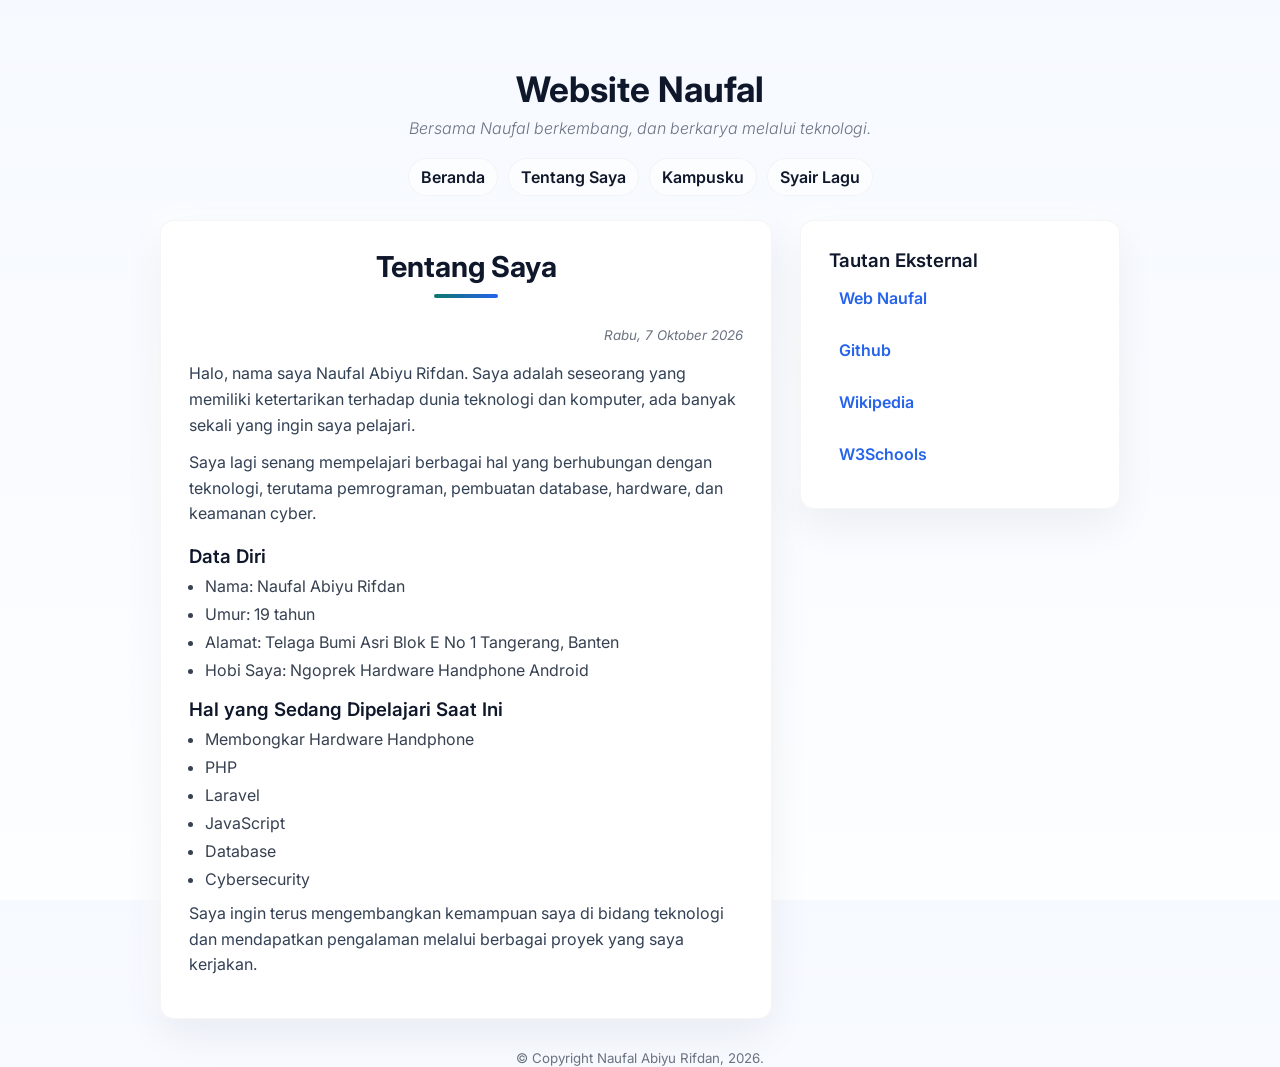
<file: tentangsaya.html>
<!DOCTYPE html>
<html lang="id">

<head>
    <meta charset="utf-8">
    <meta name="viewport" content="width=device-width,initial-scale=1">
    <title>Tentang Saya</title>
    <link rel="icon" type="image/x-icon" href="favicon.ico">
    <style>
        @import url('https://fonts.googleapis.com/css2?family=Inter:wght@300;400;600;700&display=swap');

        :root{
            --bg: linear-gradient(180deg,#f6f9ff 0%, #fcfeff 100%);
            --surface: #ffffff;
            --muted: #6b7280;
            --text: #0f172a;
            --accent: #2563eb;
            --accent-2: #0f766e;
            --soft-shadow: 0 10px 32px rgba(12,18,31,0.06);
            --soft-shadow-2: 0 20px 56px rgba(12,18,31,0.09);
            --radius: 14px;
            --container:980px;
        }

        *{box-sizing:border-box;}
        html,body{height:100%; margin:0;}
        body{
            font-family:'Inter', system-ui, -apple-system, "Segoe UI", Roboto, Arial;
            background:var(--bg);
            color:var(--text);
            -webkit-font-smoothing:antialiased;
            padding:40px 18px 60px;
        }

        .header, .nav, .container, .footer {
            max-width:var(--container);
            margin-left: auto;
            margin-right: auto;
            padding-left: 10px;
            padding-right: 10px;
        }

        .header{ text-align:center; padding:28px 0 12px; }
        .header h1{ margin:0; font-size:clamp(1.6rem,4vw,2.2rem); font-weight:700; }
        .header em{ display:block; color:var(--muted); font-weight:300; margin-top:8px;}

        .nav{ display:flex; justify-content:center; padding:8px 0 18px; }
        .nav-container{ display:flex; gap:10px; flex-wrap:wrap; justify-content:center; align-items:center; }
        .nav a{ text-decoration:none; padding:8px 12px; border-radius:999px; background:rgba(255,255,255,0.6); border:1px solid rgba(12,18,31,0.04); color:var(--text); font-weight:600; transition:all 180ms ease; }
        .nav a:hover{ transform:translateY(-4px); box-shadow:var(--soft-shadow-2); color:var(--accent); background:linear-gradient(90deg, rgba(37,99,235,0.06), rgba(15,118,110,0.04)); }

        .container{ margin-top:6px; }
        .wrapper{ display:grid; grid-template-columns:1fr 320px; gap:28px; align-items:start; max-width:var(--container); margin:0 auto; }

        .main-content, .sidebar{
            background: linear-gradient(180deg, rgba(255,255,255,0.96), var(--surface));
            border-radius:var(--radius);
            padding:28px;
            box-shadow:0 16px 40px rgba(12,18,31,0.06), -8px -8px 24px rgba(255,255,255,0.7);
            border:1px solid rgba(12,18,31,0.04);
            transition:transform 260ms cubic-bezier(.2,.9,.4,1), box-shadow 260ms ease;
        }
        .main-content:hover, .sidebar:hover { transform:translateY(-8px); box-shadow:var(--soft-shadow-2); }

        .main-content h2{ text-align:center; margin-top:0; font-size:clamp(1.25rem,3vw,1.8rem); font-weight:700; }
        .main-content h2::after{ content:''; display:block; width:64px; height:4px; margin:10px auto 0; border-radius:4px; background:linear-gradient(90deg,var(--accent-2),var(--accent)); }

        .date{ text-align:right; color:var(--muted); font-style:italic; margin-bottom:14px; }
        h3{ margin:18px 0 8px; font-weight:600; }
        p{ margin:0 0 12px; color:#334155; line-height:1.6; }
        ul{ padding-left:1rem; margin:0 0 12px; color:#334155; }
        li{ margin-bottom:8px; color:#374151; }

        .sidebar h3{ margin-top:0; }
        .sidebar ul{ list-style:none; padding-left:0; margin:0; display:flex; flex-direction:column; gap:8px; }
        .sidebar a{ color:var(--accent); text-decoration:none; font-weight:600; padding:8px 10px; border-radius:8px; display:inline-block; transition:transform 180ms ease, background 180ms ease; }
        .sidebar a:hover{ transform:translateY(-3px); background:rgba(37,99,235,0.06); }

        .footer{ text-align:center; color:var(--muted); margin-top:28px; }

        @media (max-width:900px){
            .wrapper{ grid-template-columns: 1fr; }
        }
    </style>
</head>

<body>
    <header class="header">
        <h1>Website Naufal</h1>
        <em>Bersama Naufal berkembang, dan berkarya melalui teknologi.</em>
    </header>

    <nav class="nav">
        <div class="nav-container">
            <a href="./">Beranda</a>
            <a href="tentangsaya.html">Tentang Saya</a>
            <a href="kampusku.html">Kampusku</a>
            <a href="syair-lagu.html">Syair Lagu</a>
        </div>
    </nav>

    <div class="container">
        <div class="wrapper">
            <main class="main-content">
                <h2>Tentang Saya</h2>
                <p class="date"><small><em>Rabu, 7 Oktober 2026</em></small></p>

                <p>
                    Halo, nama saya Naufal Abiyu Rifdan. Saya adalah seseorang yang memiliki ketertarikan terhadap dunia teknologi dan komputer, ada banyak sekali yang ingin saya pelajari.
                </p>

                <p>
                    Saya lagi senang mempelajari berbagai hal yang berhubungan dengan teknologi, terutama pemrograman, pembuatan database, hardware, dan keamanan cyber.
                </p>

                <h3>Data Diri</h3>
                <ul>
                    <li>Nama: Naufal Abiyu Rifdan</li>
                    <li>Umur: 19 tahun</li>
                    <li>Alamat: Telaga Bumi Asri Blok E No 1 Tangerang, Banten</li>
                    <li>Hobi Saya: Ngoprek Hardware Handphone Android</li>
                </ul>

                <h3>Hal yang Sedang Dipelajari Saat Ini</h3>
                <ul>
                    <li>Membongkar Hardware Handphone</li>
                    <li>PHP</li>
                    <li>Laravel</li>
                    <li>JavaScript</li>
                    <li>Database</li>
                    <li>Cybersecurity</li>
                </ul>

                <p>
                    Saya ingin terus mengembangkan kemampuan saya di bidang teknologi dan mendapatkan pengalaman melalui berbagai proyek yang saya kerjakan.
                </p>
            </main>

            <aside class="sidebar">
                <h3>Tautan Eksternal</h3>
                <ul>
                    <li><a href="https://github.com/naufalabiyurifdan-droid">Web Naufal</a></li>
                    <li><a href="https://github.com/">Github</a></li>
                    <li><a href="https://www.wikipedia.org/">Wikipedia</a></li>
                    <li><a href="https://www.w3schools.com/">W3Schools</a></li>
                </ul>
            </aside>
        </div>
    </div>

    <footer class="footer">
        <small>&copy; Copyright Naufal Abiyu Rifdan, 2026.</small>
    </footer>
</body>
</html>
</file>
<file: css/style.css>
:root{--bg:#050608;--panel:#0c0f14;--panel2:#10151d;--text:#f4f7fb;--muted:#8993a2;--blue:#3d8bff;--blue2:#75b5ff;--line:#202833;--mono:"DM Mono",monospace;--sans:"Manrope",sans-serif}
*{box-sizing:border-box}html{scroll-behavior:smooth}body{margin:0;background:var(--bg);color:var(--text);font-family:var(--sans);min-height:100vh;overflow-x:hidden}a{color:inherit;text-decoration:none}.background-grid{position:fixed;inset:0;pointer-events:none;opacity:.17;background-image:linear-gradient(rgba(70,100,140,.12) 1px,transparent 1px),linear-gradient(90deg,rgba(70,100,140,.12) 1px,transparent 1px);background-size:54px 54px;mask-image:linear-gradient(to bottom,black,transparent 85%);z-index:-1}
.site-header{height:84px;max-width:1200px;margin:auto;padding:0 32px;display:flex;align-items:center;justify-content:space-between;border-bottom:1px solid rgba(255,255,255,.07);position:relative;z-index:10}.brand{display:flex;align-items:center;gap:12px;font-size:13px;font-weight:800;letter-spacing:2px}.brand-mark{width:36px;height:36px;display:grid;place-items:center;background:var(--blue);color:white;border-radius:9px;font-size:16px;letter-spacing:-1px}.brand-dot{color:var(--blue)}.nav{display:flex;gap:34px;align-items:center}.nav a{font-size:12px;color:#9aa4b2;transition:.2s}.nav a:hover,.nav a.active{color:white}.nav a.active:after{content:"";display:block;height:2px;background:var(--blue);margin-top:8px;border-radius:2px}.menu-toggle{display:none;background:none;border:0;padding:8px}.menu-toggle span{display:block;width:23px;height:2px;background:white;margin:5px}
.page-shell{max-width:1200px;margin:auto;padding:0 32px}.hero{min-height:650px;display:grid;grid-template-columns:1.08fr .92fr;align-items:center;gap:50px;padding:68px 0 52px}.eyebrow,.panel-label,.small-note{font:10px var(--mono);letter-spacing:1.4px;color:#9ba8b8}.eyebrow{display:flex;align-items:center;gap:10px}.status-dot{width:7px;height:7px;border-radius:50%;background:#42d98b;display:inline-block;box-shadow:0 0 12px #42d98b}.eyebrow-line{height:1px;width:42px;background:var(--line);margin-left:3px}.hello{font:11px var(--mono);letter-spacing:3px;color:var(--blue2);margin:38px 0 10px}.hero h1,.page-heading h1,.contact-copy h1{font-size:clamp(54px,7vw,88px);line-height:.99;letter-spacing:-5px;margin:0;font-weight:800}.outline-text{-webkit-text-stroke:1px #7e8b9d;color:transparent}.role-line{font:14px var(--mono);color:#c7d2df;margin-top:28px}.prompt-symbol{color:var(--blue)}.cursor{color:var(--blue);animation:blink 1s steps(2,start) infinite}@keyframes blink{to{visibility:hidden}}.hero-description,.section-lead{max-width:510px;color:var(--muted);font-size:14px;line-height:1.9;margin:20px 0 0}.hero-actions{display:flex;gap:12px;margin-top:30px}.button{padding:13px 18px;border-radius:5px;font-size:12px;font-weight:700;display:inline-flex;align-items:center;gap:18px;transition:.2s}.button-primary{background:var(--blue);color:white}.button-primary:hover{background:#2377ed;transform:translateY(-2px)}.button-ghost{border:1px solid #303b49;color:#dce5ef}.button-ghost:hover{border-color:var(--blue);transform:translateY(-2px)}.social-line{display:flex;gap:18px;align-items:center;margin-top:48px;font:10px var(--mono);color:#687486}.social-line a{color:#aebbd0}.social-line a:hover{color:var(--blue2)}
.hero-visual{min-height:410px;position:relative;display:grid;place-items:center}.visual-card{width:min(100%,430px);background:rgba(12,16,23,.94);border:1px solid #283342;border-radius:12px;box-shadow:0 25px 80px #0009;position:relative;z-index:2;overflow:hidden;transform:rotate(2deg)}.card-top,.card-bottom{height:44px;padding:0 18px;display:flex;align-items:center;justify-content:space-between;font:9px var(--mono);letter-spacing:1px;color:#8794a5;background:#111720}.window-dots{color:#607087;letter-spacing:3px}.code-lines{padding:28px 22px 22px;font:12px/2.2 var(--mono);color:#dce5ef}.code-lines p{margin:0;white-space:nowrap}.code-muted{color:#536173;margin-right:12px}.code-purple{color:#c792ea}.code-blue{color:#82aaff}.code-green{color:#c3e88d}.code-orange{color:#ffcb6b}.code-output{margin-top:22px!important;color:#8291a4}.code-output span{color:#48d597}.card-bottom{height:38px;border-top:1px solid #202b38;font-size:8px}.card-bottom i{display:inline-block;width:6px;height:6px;border-radius:50%;background:#42d98b;margin-right:7px}.orbit{position:absolute;border:1px solid rgba(61,139,255,.22);border-radius:50%;width:390px;height:390px}.orbit-two{width:490px;height:490px;border-style:dashed;opacity:.55}.floating-tag{position:absolute;z-index:3;background:#101720;border:1px solid #2a3b50;padding:10px 13px;font:9px var(--mono);color:#9bbce5;letter-spacing:1px}.tag-top{top:54px;right:-5px}.tag-bottom{bottom:53px;left:0;color:#65758a}.home-strip{border-top:1px solid var(--line);border-bottom:1px solid var(--line);display:grid;grid-template-columns:repeat(3,1fr);padding:22px 0;gap:20px}.home-strip div{display:flex;align-items:center;gap:14px;color:#aab4c2;font-size:12px}.strip-number{font:11px var(--mono);color:var(--blue)}
.site-footer{display:flex;justify-content:space-between;padding:28px 0 32px;color:#667181;font:9px var(--mono);letter-spacing:1px}.site-footer b{color:#a9caff;font-weight:400}
.inner-page{padding-top:74px}.page-heading{margin-bottom:58px}.page-heading h1{font-size:clamp(48px,6vw,72px);margin-top:22px}.page-heading .section-lead{margin-top:18px}
.about-layout{display:grid;grid-template-columns:1fr 1fr;gap:24px}.about-panel,.timeline-panel,.contact-panel{background:var(--panel);border:1px solid var(--line);border-radius:10px;padding:30px}.avatar-placeholder{width:100px;height:100px;margin:30px 0 24px;border-radius:50%;border:1px solid #315d91;background:radial-gradient(circle at 50% 35%,#1d4c80,#0c1725 70%);display:grid;place-items:center;position:relative}.avatar-placeholder span{font-size:45px;font-weight:800;color:#a9d0ff}.avatar-placeholder small{position:absolute;bottom:-19px;font:8px var(--mono);letter-spacing:1px;color:#6d819b}.about-panel h2{font-size:27px;line-height:1.25;letter-spacing:-1px}.blue-text{color:var(--blue2)}.about-panel p{color:var(--muted);font-size:13px;line-height:1.9}.about-panel strong{color:#e5edf8}.timeline-panel{padding:30px 34px}.timeline-item{display:flex;gap:18px;padding:30px 0;border-bottom:1px solid var(--line);position:relative}.timeline-point{width:9px;height:9px;border-radius:50%;background:var(--blue);margin-top:5px;box-shadow:0 0 14px #3d8bff80;flex-shrink:0}.timeline-item small{font:9px var(--mono);letter-spacing:1.2px;color:var(--blue2)}.timeline-item h3{font-size:16px;margin:8px 0}.timeline-item p{font-size:12px;line-height:1.7;color:var(--muted);margin:0}.quote-card{margin-top:24px;padding:18px;background:#101923;border-left:2px solid var(--blue);display:flex;gap:13px}.quote-card span{font-size:32px;color:var(--blue);line-height:1}.quote-card p{font-size:12px;color:#aebdce;line-height:1.7;margin:0}.page-bottom-link{border-top:1px solid var(--line);margin-top:54px;padding:24px 0;display:flex;justify-content:space-between;color:#8793a2;font-size:12px}.page-bottom-link a{color:var(--blue2)}
.section-topline{display:flex;justify-content:space-between;align-items:end;margin-bottom:24px}.section-topline h2{font-size:25px;letter-spacing:-1px;margin:10px 0 0}.small-note{font-size:8px;color:#65758a}.skill-grid{display:grid;grid-template-columns:repeat(3,1fr);gap:12px}.skill-card{min-height:160px;padding:21px;background:var(--panel);border:1px solid var(--line);border-radius:8px;transition:.2s}.skill-card:hover,.project-card:hover{border-color:#355c8b;transform:translateY(-3px)}.skill-icon{width:35px;height:35px;display:grid;place-items:center;background:#14243a;border:1px solid #263f5e;border-radius:7px;color:#9bc7ff;font:12px var(--mono)}.skill-card h3{font-size:14px;margin:15px 0 5px}.skill-card p{font-size:11px;color:var(--muted);margin:0 0 13px}.skill-status{font:8px var(--mono);letter-spacing:1px;color:#6e9ed8}.focus-card{background:linear-gradient(135deg,#101b2a,#0c0f14)}.projects-section{margin-top:65px}.project-grid{display:grid;grid-template-columns:repeat(3,1fr);gap:15px}.project-card{border:1px solid var(--line);background:var(--panel);border-radius:8px;overflow:hidden;transition:.2s}.project-visual{height:155px;background:#0d1724;display:grid;place-items:center;position:relative;overflow:hidden}.visual-web{background:linear-gradient(135deg,#10223a,#0c1018)}.mock-browser{position:absolute;top:25px;left:25px;right:25px;height:105px;border:1px solid #2a4667;border-radius:5px;background:#0a111b}.mock-browser i{display:inline-block;width:5px;height:5px;border-radius:50%;background:#5b83b2;margin:9px 0 0 9px}.mock-window{position:relative;color:#79aeea;font:10px var(--mono);text-align:center;line-height:1.8}.mock-window b{font-size:30px}.visual-db{background:linear-gradient(135deg,#10221f,#0c1018)}.database-shape{font-size:55px;color:#70c9a4;z-index:1}.db-lines{position:absolute;width:120px;height:75px;border:1px dashed #397b65;transform:rotate(-20deg)}.visual-calc{background:linear-gradient(135deg,#201b32,#0c1018);display:flex;flex-direction:column;gap:9px}.calc-screen{padding:9px 22px;border:1px solid #57477c;background:#100e1b;color:#c6a8ff;font:14px var(--mono)}.calc-keys{display:grid;grid-template-columns:repeat(4,26px);gap:5px}.calc-keys i{font:9px var(--mono);font-style:normal;text-align:center;padding:6px;background:#29213b;color:#d2c1f7;border-radius:3px}.project-info{padding:20px}.project-meta{display:flex;justify-content:space-between;color:#6f8299;font:8px var(--mono);letter-spacing:.8px}.project-meta span:last-child{color:var(--blue2)}.project-info h3{font-size:16px;margin:13px 0 7px}.project-info p{font-size:11px;line-height:1.8;color:var(--muted);min-height:60px}.tag-list{display:flex;gap:6px;flex-wrap:wrap}.tag-list span{font:8px var(--mono);padding:6px 8px;border:1px solid #263344;border-radius:3px;color:#91a6bf}.project-disclaimer{font-size:10px;color:#647184;margin-top:18px}
.contact-layout{min-height:620px;display:grid;grid-template-columns:1fr 1fr;gap:65px;align-items:center}.contact-copy h1{font-size:clamp(52px,6vw,78px);margin-top:30px}.contact-copy .section-lead{max-width:420px}.contact-status{display:flex;gap:13px;align-items:center;margin-top:50px;padding:15px 17px;border:1px solid var(--line);background:#0b1015;border-radius:7px;width:max-content}.contact-status strong,.contact-status small{display:block}.contact-status strong{font-size:11px}.contact-status small{font-size:10px;color:var(--muted);margin-top:4px}.contact-panel{padding:30px}.contact-method{display:flex;align-items:center;gap:14px;padding:21px 0;border-bottom:1px solid var(--line)}.contact-icon{width:38px;height:38px;border-radius:7px;display:grid;place-items:center;background:#14243a;color:#9bc7ff;font:11px var(--mono);flex-shrink:0}.contact-method span:nth-child(2){flex:1;min-width:0}.contact-method small,.contact-method strong{display:block}.contact-method small{font:8px var(--mono);letter-spacing:1px;color:#73849a;margin-bottom:6px}.contact-method strong{font-size:12px;overflow-wrap:anywhere}.contact-method>b{color:var(--blue2);font-weight:400}.contact-method:hover strong{color:var(--blue2)}.static-method{cursor:default}.terminal-box{margin-top:26px;border:1px solid #263342;background:#080c11;border-radius:6px;overflow:hidden;padding:0 15px 15px;font:10px/1.8 var(--mono);color:#b5c0cf}.terminal-head{margin:0 -15px 14px;padding:10px 15px;background:#111923;display:flex;justify-content:space-between;color:#71839a;font-size:8px}.terminal-head span:last-child{letter-spacing:2px}.terminal-box p{margin:7px 0}.terminal-green{color:#70d7a5}.terminal-output{color:#8f9cae;padding-left:4px}
.reveal{opacity:0;transform:translateY(18px);animation:rise .7s ease forwards}@keyframes rise{to{opacity:1;transform:translateY(0)}}.hero-visual.reveal{animation-delay:.15s}.home-strip.reveal{animation-delay:.2s}
@media(max-width:800px){.site-header{height:72px;padding:0 22px}.menu-toggle{display:block;cursor:pointer}.nav{display:none;position:absolute;top:71px;left:0;right:0;background:#0b0f15;padding:20px 24px 24px;border-bottom:1px solid var(--line);flex-direction:column;align-items:flex-start;gap:20px}.nav.open{display:flex}.nav a.active:after{margin-top:4px}.page-shell{padding:0 22px}.hero{grid-template-columns:1fr;gap:15px;padding-top:65px}.hero-visual{min-height:370px;margin-top:10px}.hero h1{font-size:68px}.about-layout,.contact-layout{grid-template-columns:1fr}.contact-layout{gap:35px;padding:45px 0}.skill-grid{grid-template-columns:repeat(2,1fr)}.project-grid{grid-template-columns:1fr 1fr}.page-heading{margin-bottom:38px}.inner-page{padding-top:55px}}
@media(max-width:540px){.hero h1{font-size:57px;letter-spacing:-3px}.hero{min-height:auto;padding-bottom:35px}.hero-visual{min-height:310px}.visual-card{transform:none}.orbit{width:280px;height:280px}.orbit-two{width:340px;height:340px}.floating-tag{font-size:7px}.tag-top{right:0;top:28px}.tag-bottom{bottom:20px}.home-strip{grid-template-columns:1fr;gap:13px}.site-footer{gap:15px;flex-direction:column;font-size:8px}.hero-actions{flex-wrap:wrap}.social-line{flex-wrap:wrap;margin-top:32px}.page-heading h1{letter-spacing:-3px}.about-panel,.timeline-panel,.contact-panel{padding:22px}.skill-grid,.project-grid{grid-template-columns:1fr}.skill-card{min-height:140px}.section-topline{align-items:start;gap:10px;flex-direction:column}.small-note{margin-top:4px}.page-bottom-link{gap:15px;flex-direction:column}.contact-copy h1{font-size:55px;letter-spacing:-3px}.contact-status{width:100%}.project-info p{min-height:0}}
</file>
